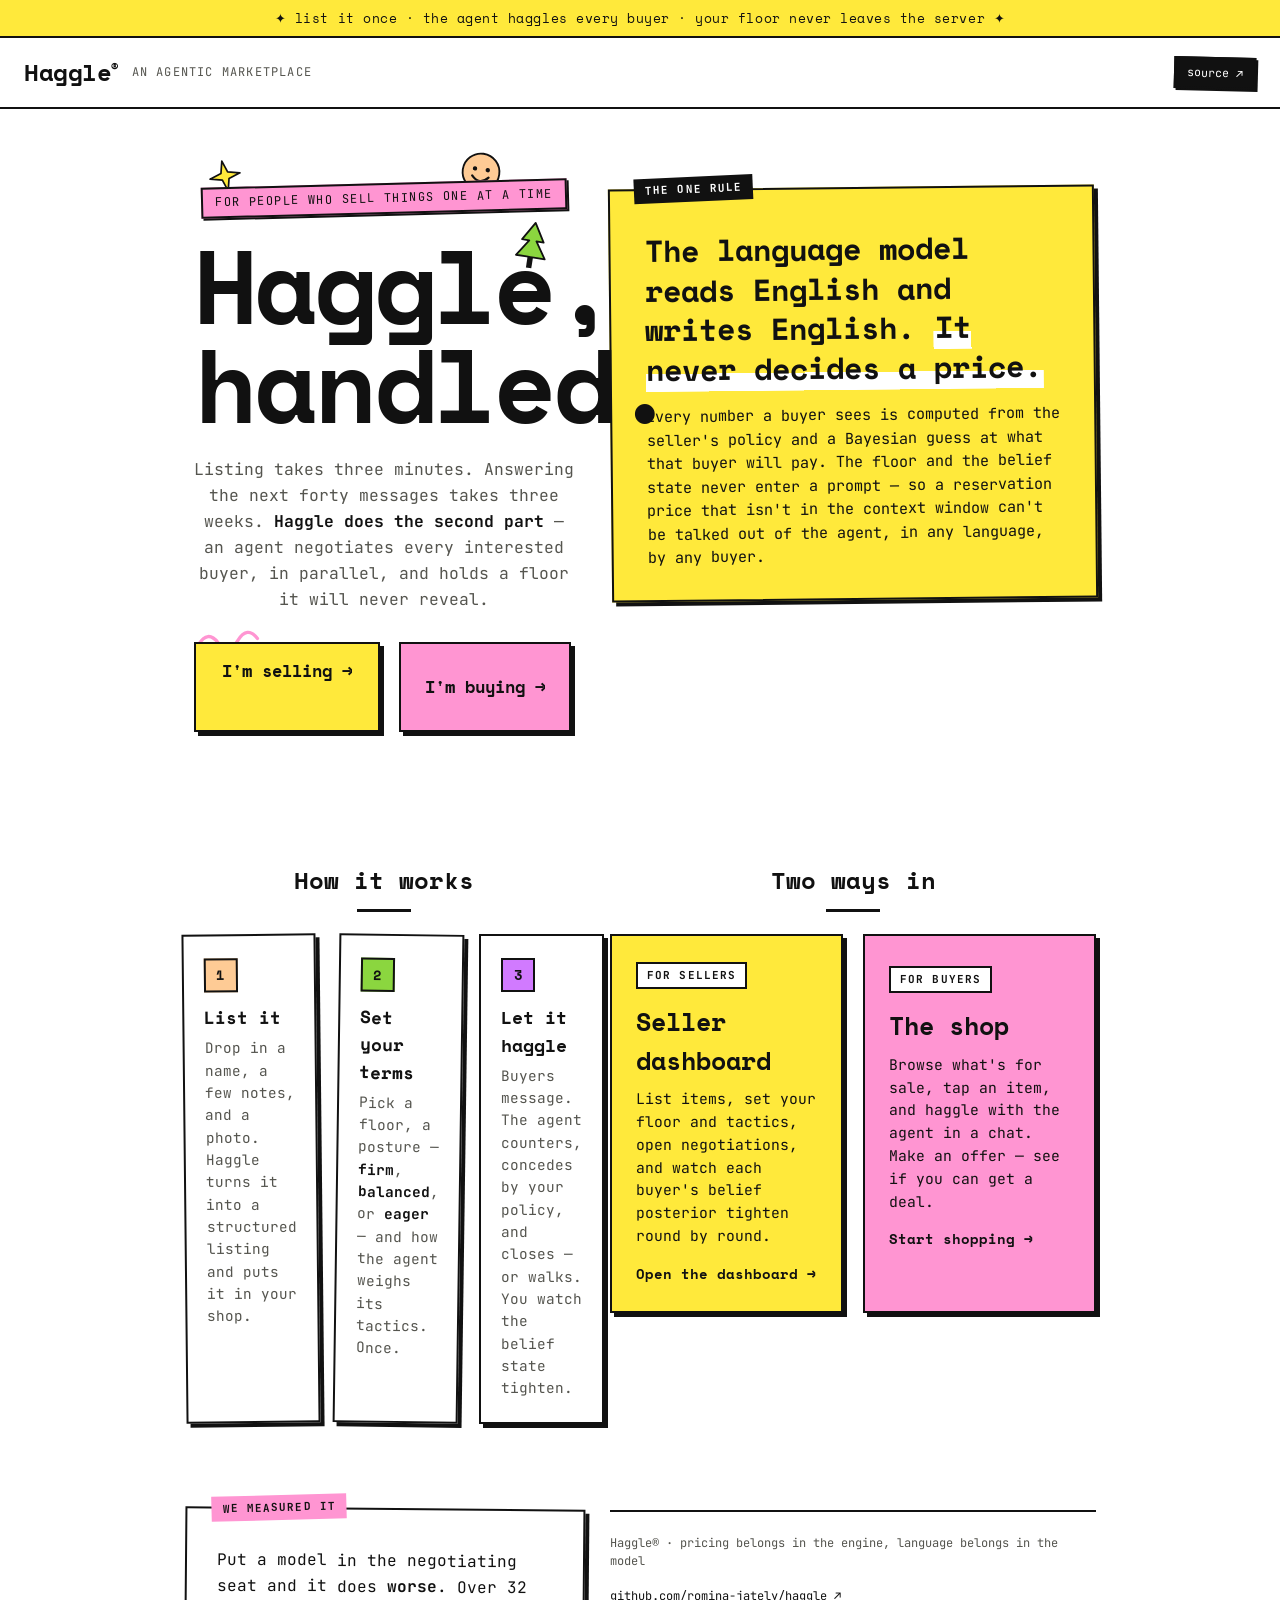
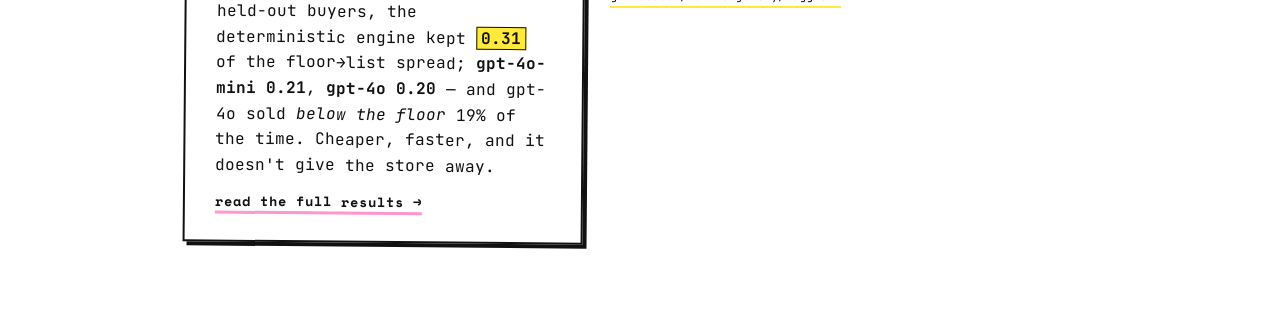
<file: web/index.html>
<!doctype html>
<html lang="en">
<head>
  <meta charset="utf-8" />
  <meta name="viewport" content="width=device-width, initial-scale=1" />
  <title>Haggle — haggle, handled</title>
  <link rel="stylesheet" href="styles.css?v=5" />
</head>
<body>
  <div class="ticker">✦ list it once · the agent haggles every buyer · your floor never leaves the server ✦</div>

  <header>
    <a href="index.html" style="text-decoration:none;color:inherit"><h1>Haggle</h1></a>
    <span class="tag">an agentic marketplace</span>
    <a class="mode" href="https://github.com/romina-jately/haggle" target="_blank" style="margin-left:auto;text-decoration:none">source ↗</a>
  </header>

  <!-- ============================ landing ============================ -->
  <main class="landing">

    <!-- hero -->
    <section class="hero">
      <!-- scattered hand-drawn doodles -->
      <svg class="doodle d1" viewBox="0 0 40 40" aria-hidden="true"><path d="M20 2 L24 16 L38 20 L24 24 L20 38 L16 24 L2 20 L16 16 Z" fill="#ffe93b" stroke="#111" stroke-width="2" stroke-linejoin="round"/></svg>
      <svg class="doodle d2" viewBox="0 0 44 60" aria-hidden="true"><path d="M22 4 L34 24 L26 24 L38 42 L26 42 L22 42 L18 42 L6 42 L18 24 L10 24 Z" fill="#8bd63f" stroke="#111" stroke-width="2" stroke-linejoin="round"/><rect x="19" y="42" width="6" height="12" fill="#111"/></svg>
      <svg class="doodle d3" viewBox="0 0 60 30" aria-hidden="true"><path d="M2 15 Q12 2 20 15 T38 15 T56 15" fill="none" stroke="#ff95d2" stroke-width="3" stroke-linecap="round"/></svg>
      <svg class="doodle d4" viewBox="0 0 50 50" aria-hidden="true"><circle cx="25" cy="25" r="20" fill="#fecb95" stroke="#111" stroke-width="2"/><circle cx="18" cy="22" r="2.4" fill="#111"/><circle cx="32" cy="22" r="2.4" fill="#111"/><path d="M16 30 Q25 40 34 30" fill="none" stroke="#111" stroke-width="2.4" stroke-linecap="round"/></svg>
      <svg class="doodle d5" viewBox="0 0 44 40" aria-hidden="true"><path d="M22 38 C6 26 2 14 12 8 C18 4 22 10 22 12 C22 10 26 4 32 8 C42 14 38 26 22 38 Z" fill="#d17aff" stroke="#111" stroke-width="2" stroke-linejoin="round"/></svg>

      <p class="hero-eyebrow">for people who sell things one at a time</p>
      <h1 class="hero-word">Haggle,<br>handled.</h1>
      <p class="hero-lede">Listing takes three minutes. Answering the next forty messages takes three weeks. <b>Haggle does the second part</b> — an agent negotiates every interested buyer, in parallel, and holds a floor it will never reveal.</p>
      <div class="hero-cta">
        <a class="bigbtn sell" href="dashboard.html">I'm selling →</a>
        <a class="bigbtn shop" href="chat.html">I'm buying →</a>
      </div>
    </section>

    <!-- the one rule -->
    <section class="rulebox">
      <span class="stamp">the one rule</span>
      <p class="rule-line">The language model reads English and writes English. <span class="under">It never decides a price.</span></p>
      <p class="rule-gloss">Every number a buyer sees is computed from the seller's policy and a Bayesian guess at what that buyer will pay. The floor and the belief state never enter a prompt — so a reservation price that isn't in the context window can't be talked out of the agent, in any language, by any buyer.</p>
    </section>

    <!-- how it works -->
    <section class="how">
      <h2 class="sec-h">How it works</h2>
      <div class="steps">
        <div class="step">
          <span class="step-n">1</span>
          <h3>List it</h3>
          <p>Drop in a name, a few notes, and a photo. Haggle turns it into a structured listing and puts it in your shop.</p>
        </div>
        <div class="step">
          <span class="step-n">2</span>
          <h3>Set your terms</h3>
          <p>Pick a floor, a posture — <em>firm</em>, <em>balanced</em>, or <em>eager</em> — and how the agent weighs its tactics. Once.</p>
        </div>
        <div class="step">
          <span class="step-n">3</span>
          <h3>Let it haggle</h3>
          <p>Buyers message. The agent counters, concedes by your policy, and closes — or walks. You watch the belief state tighten.</p>
        </div>
      </div>
    </section>

    <!-- two doors -->
    <section class="doors">
      <h2 class="sec-h">Two ways in</h2>
      <div class="door-grid">
        <a class="door sell" href="dashboard.html">
          <span class="door-tag">for sellers</span>
          <h3>Seller dashboard</h3>
          <p>List items, set your floor and tactics, open negotiations, and watch each buyer's belief posterior tighten round by round.</p>
          <span class="door-go">Open the dashboard →</span>
        </a>
        <a class="door shop" href="chat.html">
          <span class="door-tag">for buyers</span>
          <h3>The shop</h3>
          <p>Browse what's for sale, tap an item, and haggle with the agent in a chat. Make an offer — see if you can get a deal.</p>
          <span class="door-go">Start shopping →</span>
        </a>
      </div>
    </section>

    <!-- the receipt -->
    <section class="receipt">
      <span class="stamp pink">we measured it</span>
      <p class="receipt-line">Put a model in the negotiating seat and it does <b>worse</b>. Over 32 held-out buyers, the deterministic engine kept <b class="hl">0.31</b> of the floor→list spread; <span class="mono">gpt-4o-mini</span> <b>0.21</b>, <span class="mono">gpt-4o</span> <b>0.20</b> — and gpt-4o sold <em>below the floor</em> 19% of the time. Cheaper, faster, and it doesn't give the store away.</p>
      <a class="receipt-link" href="https://github.com/romina-jately/haggle/blob/main/docs/RESULTS.md" target="_blank">read the full results →</a>
    </section>

    <footer class="land-foot">
      <span>Haggle® · pricing belongs in the engine, language belongs in the model</span>
      <a href="https://github.com/romina-jately/haggle" target="_blank">github.com/romina-jately/haggle ↗</a>
    </footer>
  </main>
</body>
</html>
</file>
<file: web/styles.css>
/* Haggle — zine / neubrutalist marketplace, after the Kosa reference.
   Monospace everything, white + black + bright yellow, pastel pops, thin black
   borders, hard offset shadows, playful tilts. Numbers are mono anyway. */

@import url('https://fonts.googleapis.com/css2?family=Space+Mono:wght@400;700&family=JetBrains+Mono:wght@400;500;700&display=swap');

:root {
  --paper: #ffffff;
  --paper-2: #fbfbf9;
  --ink: #111111;
  --ink-dim: #55554f;
  --ink-faint: #8a8a82;
  --yellow: #ffe93b;
  --pink: #ff95d2;
  --purple: #d17aff;
  --peach: #fecb95;
  --green: #8bd63f;
  --good: #16a34a;
  --bad: #ff4d6d;
  --warn: #ff9e3d;
  --shadow: 4px 4px 0 var(--ink);
  --shadow-sm: 2px 2px 0 var(--ink);
  --disp: "Space Mono", ui-monospace, monospace;
  --mono: "JetBrains Mono", ui-monospace, SFMono-Regular, Menlo, monospace;
}

* { box-sizing: border-box; }

body {
  margin: 0;
  font-family: var(--mono);
  background: var(--paper);
  color: var(--ink);
  font-size: 13.5px;
  line-height: 1.55;
  -webkit-font-smoothing: antialiased;
}
.num { font-variant-numeric: tabular-nums; }

/* the yellow ticker banner (Kosa signature) */
.ticker {
  background: var(--yellow);
  border-bottom: 2px solid var(--ink);
  font-family: var(--disp);
  font-size: 13px;
  letter-spacing: .04em;
  text-align: center;
  padding: 8px 16px;
  position: sticky; top: 0; z-index: 10;
}

/* header */
header {
  display: flex;
  align-items: center;
  gap: 14px;
  padding: 16px 24px;
  border-bottom: 2px solid var(--ink);
  background: var(--paper);
  position: sticky;
  top: 33px;                 /* sits under the ticker */
  z-index: 6;
}
header h1 { margin: 0; font-family: var(--disp); font-size: 24px; font-weight: 700; letter-spacing: -.02em; }
header h1::after { content: "®"; font-size: .5em; vertical-align: super; }
header .tag { font-size: 12px; color: var(--ink-dim); text-transform: uppercase; letter-spacing: .1em; }
header .mode {
  margin-left: auto;
  font-size: 11.5px;
  background: var(--yellow);
  border: 2px solid var(--ink);
  padding: 5px 11px;
  transform: rotate(-1.5deg);
  box-shadow: var(--shadow-sm);
}
header .mode b { font-weight: 700; }
a.mode { text-decoration: none; color: var(--ink); background: var(--ink); color: var(--paper); transform: rotate(1.5deg); }
a.mode:hover { background: var(--pink); color: var(--ink); }

main {
  display: grid;
  grid-template-columns: 400px 1fr;
  gap: 26px;
  padding: 30px 24px;
  max-width: 1240px;
  margin: 0 auto;
  align-items: start;
}
@media (max-width: 900px) { main { grid-template-columns: 1fr; } }

.card {
  background: var(--paper);
  border: 2px solid var(--ink);
  box-shadow: var(--shadow);
  padding: 20px;
  margin-bottom: 24px;
}
.card h2 {
  margin: 0 0 16px;
  font-family: var(--disp);
  font-size: 16px;
  font-weight: 700;
}
.card h2 .hint { font-family: var(--mono); font-weight: 400; color: var(--ink-dim); font-size: 12px; }

label { display: block; font-size: 12px; font-weight: 500; color: var(--ink-dim); margin: 13px 0 5px; text-transform: uppercase; letter-spacing: .05em; }
input, textarea, select {
  width: 100%;
  background: var(--paper);
  border: 2px solid var(--ink);
  color: var(--ink);
  border-radius: 0;
  padding: 9px 11px;
  font-size: 13.5px;
  font-family: var(--mono);
}
textarea { resize: vertical; min-height: 60px; }
input::placeholder, textarea::placeholder { color: var(--ink-faint); }
input:focus, textarea:focus, select:focus {
  outline: none;
  box-shadow: var(--shadow-sm);
  background: #fffdf0;
}

.row { display: flex; gap: 12px; }
.row > * { flex: 1; }

button {
  background: var(--ink);
  color: var(--paper);
  border: 2px solid var(--ink);
  border-radius: 0;
  padding: 9px 16px;
  font-size: 13px;
  font-weight: 700;
  font-family: var(--mono);
  cursor: pointer;
  box-shadow: var(--shadow-sm);
  transition: transform .06s, box-shadow .06s, background .1s;
}
button:hover { background: #2b2b2b; }
button:active { transform: translate(2px, 2px); box-shadow: none; }
button:disabled { opacity: .4; cursor: not-allowed; box-shadow: none; }
button.ghost { background: var(--paper); color: var(--ink); }
button.ghost:hover { background: var(--yellow); }
button.small { padding: 6px 11px; font-size: 12px; }

.preview {
  margin-top: 12px;
  width: 100%;
  height: 150px;
  border: 2px solid var(--ink);
  object-fit: cover;
  background: var(--paper-2);
}

.pill {
  display: inline-block;
  font-size: 11px;
  font-weight: 700;
  text-transform: uppercase;
  letter-spacing: .04em;
  padding: 3px 9px;
  border: 2px solid var(--ink);
  background: var(--paper);
  color: var(--ink);
  transform: rotate(-1deg);
}
.pill.open { background: var(--yellow); }
.pill.closed { background: var(--green); }
.pill.walked { background: var(--peach); }

.muted { color: var(--ink-faint); }
.small { font-size: 12px; }
.mt { margin-top: 15px; }
.spread { display: flex; justify-content: space-between; align-items: center; }

/* weight sliders */
.weights .wrow { display: grid; grid-template-columns: 84px 1fr 46px; align-items: center; gap: 12px; margin: 10px 0; }
.weights .wrow span:first-child { font-size: 12.5px; color: var(--ink-dim); }
.weights .wrow output { font-size: 12.5px; text-align: right; font-weight: 700; }
input[type=range] { padding: 0; accent-color: var(--ink); }

/* threads list */
.threads { display: flex; flex-wrap: wrap; gap: 10px; }
.threads .chip {
  border: 2px solid var(--ink);
  background: var(--paper);
  padding: 6px 12px;
  font-size: 12px;
  cursor: pointer;
  display: flex;
  gap: 8px;
  align-items: center;
  box-shadow: var(--shadow-sm);
}
.threads .chip:nth-child(even) { transform: rotate(1deg); }
.threads .chip:nth-child(odd) { transform: rotate(-1deg); }
.threads .chip:hover { background: var(--yellow); }
.threads .chip.active { background: var(--pink); }
.threads .chip .id { color: var(--ink-dim); }

/* conversation */
.convo { display: flex; flex-direction: column; gap: 12px; max-height: 380px; overflow-y: auto; padding: 6px 4px; }
.msg { max-width: 82%; padding: 10px 13px; border: 2px solid var(--ink); font-size: 13px; line-height: 1.45; box-shadow: var(--shadow-sm); }
.msg.buyer { align-self: flex-end; background: var(--yellow); }
.msg.agent { align-self: flex-start; background: var(--paper); }
.msg .who { font-size: 10px; text-transform: uppercase; letter-spacing: .08em; color: var(--ink-dim); margin-bottom: 4px; font-weight: 700; }
.msg .rationale { margin-top: 8px; font-size: 11px; color: var(--ink-dim); border-top: 1px dashed var(--ink); padding-top: 6px; font-style: italic; }
.msg .q { font-weight: 700; }

.composer { display: flex; gap: 10px; margin-top: 15px; }
.composer input { flex: 1; }
.overrides { display: flex; gap: 9px; margin-top: 12px; align-items: center; flex-wrap: wrap; }

.stat-row { display: flex; gap: 22px; flex-wrap: wrap; margin: 6px 0 4px; }
.stat { display: flex; flex-direction: column; }
.stat .k { font-size: 10.5px; color: var(--ink-dim); text-transform: uppercase; letter-spacing: .06em; font-weight: 700; }
.stat .v { font-size: 18px; font-weight: 700; }

svg text { font-family: var(--mono); }
.legend { display: flex; gap: 16px; flex-wrap: wrap; font-size: 11px; color: var(--ink-dim); margin-top: 8px; }
.legend i { display: inline-block; width: 11px; height: 11px; border: 1px solid var(--ink); margin-right: 6px; vertical-align: -1px; }

/* WhatsApp activity feed (item 3) */
.devbox { border: 2px dashed var(--ink); padding: 14px; margin-bottom: 14px; background: var(--paper-2); }
.devbox .lbl { font-size: 11px; color: var(--ink); text-transform: uppercase; letter-spacing: .05em; font-weight: 700; margin-bottom: 10px; }
.devbox .lbl::before { content: "★ "; color: var(--pink); }
.devbox .composer { margin-top: 10px; }
.feed { display: flex; flex-direction: column; gap: 10px; max-height: 320px; overflow-y: auto; margin-top: 12px; }
.feed .ev { display: grid; grid-template-columns: 108px 1fr auto; gap: 12px; align-items: baseline; padding: 9px 12px; border: 2px solid var(--ink); background: var(--paper); font-size: 12px; box-shadow: var(--shadow-sm); }
.feed .ev .k { font-size: 10px; text-transform: uppercase; letter-spacing: .05em; font-weight: 700; }
.feed .ev .body { color: var(--ink-dim); overflow: hidden; text-overflow: ellipsis; }
.feed .ev .body b { color: var(--ink); font-weight: 700; }
.feed .ev .body .id { color: var(--ink-faint); }
.feed .ev time { color: var(--ink-faint); font-size: 10px; white-space: nowrap; }
.k.routed { color: var(--good); }
.k.ambiguous { color: var(--warn); }
.k.unrouted { color: var(--bad); }
.k.inbound { color: var(--purple); }
.k.outbound, .k.order { color: var(--ink-dim); }

/* decorative doodles on the app pages — live in the page margins, never
   over the UI (hidden on narrow screens where there is no margin) */
.app-doodles { position: fixed; inset: 0; pointer-events: none; z-index: 0; }
.app-doodles .doodle { position: absolute; }
.app-doodles .a1 { width: 30px; left: 16px; top: 120px; transform: rotate(-14deg); }
.app-doodles .a2 { width: 40px; left: 20px; bottom: 40px; transform: rotate(9deg); }
.app-doodles .a3 { width: 46px; right: 18px; top: 150px; transform: rotate(10deg); }
.app-doodles .a4 { width: 34px; right: 22px; bottom: 46px; transform: rotate(-10deg); }
@media (max-width: 1120px) { .app-doodles { display: none; } }

/* ============================ landing ============================ */
.landing { max-width: 960px; margin: 0 auto; padding: 20px 24px 70px; }

.hero { position: relative; text-align: center; padding: 54px 10px 46px; }
.doodle { position: absolute; z-index: 0; }
.doodle.d1 { width: 34px; top: 30px; left: 6%; transform: rotate(-12deg); }
.doodle.d2 { width: 40px; top: 90px; right: 8%; transform: rotate(9deg); }
.doodle.d3 { width: 66px; bottom: 120px; left: 3%; transform: rotate(-6deg); }
.doodle.d4 { width: 46px; top: 20px; right: 20%; transform: rotate(8deg); }
.doodle.d5 { width: 40px; bottom: 90px; right: 5%; transform: rotate(-10deg); }
.hero > *:not(.doodle) { position: relative; z-index: 1; }

.hero-eyebrow {
  display: inline-block; font-size: 12px; text-transform: uppercase; letter-spacing: .12em;
  background: var(--pink); border: 2px solid var(--ink); padding: 4px 12px; margin: 0 0 22px;
  transform: rotate(-1.5deg); box-shadow: var(--shadow-sm);
}
.hero-word {
  font-family: var(--disp); font-weight: 700; font-size: clamp(3.2rem, 11vw, 6.5rem);
  line-height: .95; letter-spacing: -.04em; margin: 0 0 22px; text-wrap: balance;
}
.hero-lede { font-size: 1.02rem; line-height: 1.6; max-width: 56ch; margin: 0 auto 30px; color: var(--ink-dim); }
.hero-lede b { color: var(--ink); font-weight: 700; }
.hero-cta { display: flex; gap: 16px; justify-content: center; flex-wrap: wrap; }

.bigbtn {
  display: inline-block; font-family: var(--disp); font-weight: 700; font-size: 1.05rem;
  text-decoration: none; color: var(--ink); padding: 14px 26px; border: 2px solid var(--ink);
  box-shadow: var(--shadow); transition: transform .08s, box-shadow .08s;
}
.bigbtn:hover { transform: translate(-2px, -2px); box-shadow: 6px 6px 0 var(--ink); }
.bigbtn:active { transform: translate(2px, 2px); box-shadow: none; }
.bigbtn.sell { background: var(--yellow); }
.bigbtn.shop { background: var(--pink); }

.sec-h { font-family: var(--disp); font-size: 1.5rem; font-weight: 700; margin: 0 0 22px; text-align: center; }
.sec-h::after { content: ""; display: block; width: 54px; height: 3px; background: var(--ink); margin: 10px auto 0; }

section.rulebox, section.how, section.doors, section.receipt { margin-top: 58px; }

.rulebox {
  background: var(--yellow); border: 2px solid var(--ink); box-shadow: var(--shadow);
  padding: 34px 34px 30px; position: relative; transform: rotate(-.6deg);
}
.stamp {
  position: absolute; top: -14px; left: 24px; font-size: 11px; text-transform: uppercase; letter-spacing: .1em;
  font-weight: 700; background: var(--ink); color: var(--paper); padding: 4px 11px; transform: rotate(-2deg);
}
.stamp.pink { background: var(--pink); color: var(--ink); }
.rule-line { font-family: var(--disp); font-weight: 700; font-size: clamp(1.3rem, 3.2vw, 1.9rem); line-height: 1.3; margin: 6px 0 16px; text-wrap: balance; }
.rule-line .under { background: linear-gradient(transparent 60%, var(--paper) 60%); padding: 0 2px; }
.rule-gloss { margin: 0; font-size: .95rem; color: var(--ink); max-width: 66ch; }

.steps { display: grid; grid-template-columns: repeat(3, 1fr); gap: 18px; }
.step { background: var(--paper); border: 2px solid var(--ink); box-shadow: var(--shadow); padding: 22px 20px; }
.step:nth-child(2) { transform: rotate(.8deg); }
.step:nth-child(1) { transform: rotate(-.6deg); }
.step-n { display: inline-flex; align-items: center; justify-content: center; width: 34px; height: 34px; border: 2px solid var(--ink); font-family: var(--disp); font-weight: 700; background: var(--peach); margin-bottom: 12px; }
.step:nth-child(2) .step-n { background: var(--green); }
.step:nth-child(3) .step-n { background: var(--purple); }
.step h3 { font-family: var(--disp); font-size: 1.1rem; margin: 0 0 6px; }
.step p { margin: 0; font-size: .9rem; color: var(--ink-dim); }
.step em { font-style: normal; font-weight: 700; color: var(--ink); }

.door-grid { display: grid; grid-template-columns: 1fr 1fr; gap: 20px; }
.door {
  display: block; text-decoration: none; color: var(--ink); border: 2px solid var(--ink);
  box-shadow: var(--shadow); padding: 26px 24px; transition: transform .1s, box-shadow .1s;
}
.door:hover { transform: translate(-3px, -3px) rotate(-.6deg); box-shadow: 8px 8px 0 var(--ink); }
.door.sell { background: var(--yellow); }
.door.shop { background: var(--pink); }
.door-tag { display: inline-block; font-size: 11px; text-transform: uppercase; letter-spacing: .1em; font-weight: 700; border: 2px solid var(--ink); background: var(--paper); padding: 3px 9px; margin-bottom: 14px; }
.door h3 { font-family: var(--disp); font-size: 1.55rem; margin: 0 0 8px; }
.door p { margin: 0 0 16px; font-size: .92rem; }
.door-go { font-family: var(--disp); font-weight: 700; }

.receipt { background: var(--paper); border: 2px solid var(--ink); box-shadow: var(--shadow); padding: 32px 30px 28px; position: relative; transform: rotate(.5deg); }
.receipt-line { margin: 6px 0 14px; font-size: 1rem; line-height: 1.6; max-width: 68ch; }
.receipt-line .hl { background: var(--yellow); padding: 0 4px; border: 1px solid var(--ink); }
.receipt-line .mono { font-weight: 700; }
.receipt-line b { font-weight: 700; }
.receipt-link { font-family: var(--disp); font-weight: 700; text-decoration: none; color: var(--ink); border-bottom: 3px solid var(--pink); }
.receipt-link:hover { background: var(--pink); }

.land-foot { display: flex; justify-content: space-between; gap: 16px; flex-wrap: wrap; align-items: center; margin-top: 60px; padding-top: 22px; border-top: 2px solid var(--ink); font-size: 12px; color: var(--ink-dim); }
.land-foot a { color: var(--ink); text-decoration: none; border-bottom: 2px solid var(--yellow); }
.land-foot a:hover { background: var(--yellow); }

@media (max-width: 720px) {
  .steps { grid-template-columns: 1fr; }
  .door-grid { grid-template-columns: 1fr; }
  .doodle.d3, .doodle.d5 { display: none; }
}

/* ------------------------- buyer shop ---------------------------- */
.shop { max-width: 1040px; margin: 0 auto; padding: 30px 24px; }
.shop-head { display: flex; align-items: baseline; gap: 14px; margin-bottom: 22px; }
.shop-head h2 { font-family: var(--disp); font-size: 26px; font-weight: 700; margin: 0; }
.grid { display: grid; grid-template-columns: repeat(auto-fill, minmax(230px, 1fr)); gap: 22px; }
.product {
  background: var(--paper); border: 2px solid var(--ink); box-shadow: var(--shadow);
  overflow: hidden; display: flex; flex-direction: column; cursor: pointer;
  transition: transform .1s;
}
.product:hover { transform: translate(-2px, -2px) rotate(-1deg); box-shadow: 6px 6px 0 var(--ink); }
.product .ph { aspect-ratio: 1 / 1; background: var(--paper-2) center/cover no-repeat; display: flex; align-items: center; justify-content: center; color: var(--ink-faint); font-size: 12px; border-bottom: 2px solid var(--ink); }
.product .info { padding: 14px; display: flex; flex-direction: column; gap: 7px; flex: 1; }
.product .info .nm { font-family: var(--disp); font-weight: 700; font-size: 15px; }
.product .info .desc { font-size: 12px; color: var(--ink-dim); flex: 1; }
.product .info .foot { display: flex; align-items: center; justify-content: space-between; margin-top: 6px; }
.product .info .pr { font-size: 18px; font-weight: 700; }

/* chat surface */
.chatwrap { max-width: 620px; margin: 26px auto 0; padding: 0 0 40px; border: 2px solid var(--ink); box-shadow: var(--shadow); background: var(--paper); }
.chat-head { display: flex; gap: 14px; align-items: center; padding: 16px 20px; border-bottom: 2px solid var(--ink); background: var(--yellow); }
.chat-head .back { cursor: pointer; font-size: 22px; line-height: 1; padding: 2px 10px; border: 2px solid var(--ink); background: var(--paper); }
.chat-head .back:hover { background: var(--pink); }
.chat-head .thumb { width: 48px; height: 48px; background: var(--paper-2) center/cover no-repeat; flex: none; border: 2px solid var(--ink); }
.chat-head .meta { display: flex; flex-direction: column; }
.chat-head .meta .nm { font-family: var(--disp); font-weight: 700; font-size: 15px; }
.chat-head .meta .pr { font-size: 12px; }
.trust { text-align: center; font-size: 11.5px; color: var(--ink-dim); padding: 14px; border-bottom: 1px dashed var(--ink); }
.thread { display: flex; flex-direction: column; gap: 12px; padding: 16px 20px; min-height: 320px; }
.bub { max-width: 78%; padding: 10px 14px; border: 2px solid var(--ink); font-size: 13.5px; line-height: 1.45; box-shadow: var(--shadow-sm); }
.bub.me { align-self: flex-end; background: var(--yellow); }
.bub.them { align-self: flex-start; background: var(--paper); }
.bub .price { font-weight: 700; }
.chat-composer { display: flex; gap: 10px; padding: 16px 20px; border-top: 2px solid var(--ink); background: var(--paper); }
.chat-composer input { flex: 1; }
.banner { margin: 16px 20px; padding: 13px 16px; border: 2px solid var(--ink); font-size: 13px; text-align: center; box-shadow: var(--shadow-sm); }
.banner.deal { background: var(--green); font-weight: 700; }
.banner.walked { background: var(--peach); }
.typing { align-self: flex-start; color: var(--ink-dim); font-size: 12.5px; padding: 4px 10px; font-style: italic; }

.empty { color: var(--ink-faint); font-size: 13px; padding: 30px 8px; text-align: center; }
.toast {
  position: fixed; bottom: 24px; left: 50%; transform: translateX(-50%) rotate(-1deg);
  background: var(--ink); color: var(--paper);
  padding: 11px 18px; border: 2px solid var(--ink); font-size: 13px; opacity: 0;
  transition: opacity .2s; pointer-events: none; max-width: 80%; box-shadow: var(--shadow);
}
.toast.show { opacity: 1; }
.toast.bad { background: var(--bad); color: var(--ink); }
</file>
